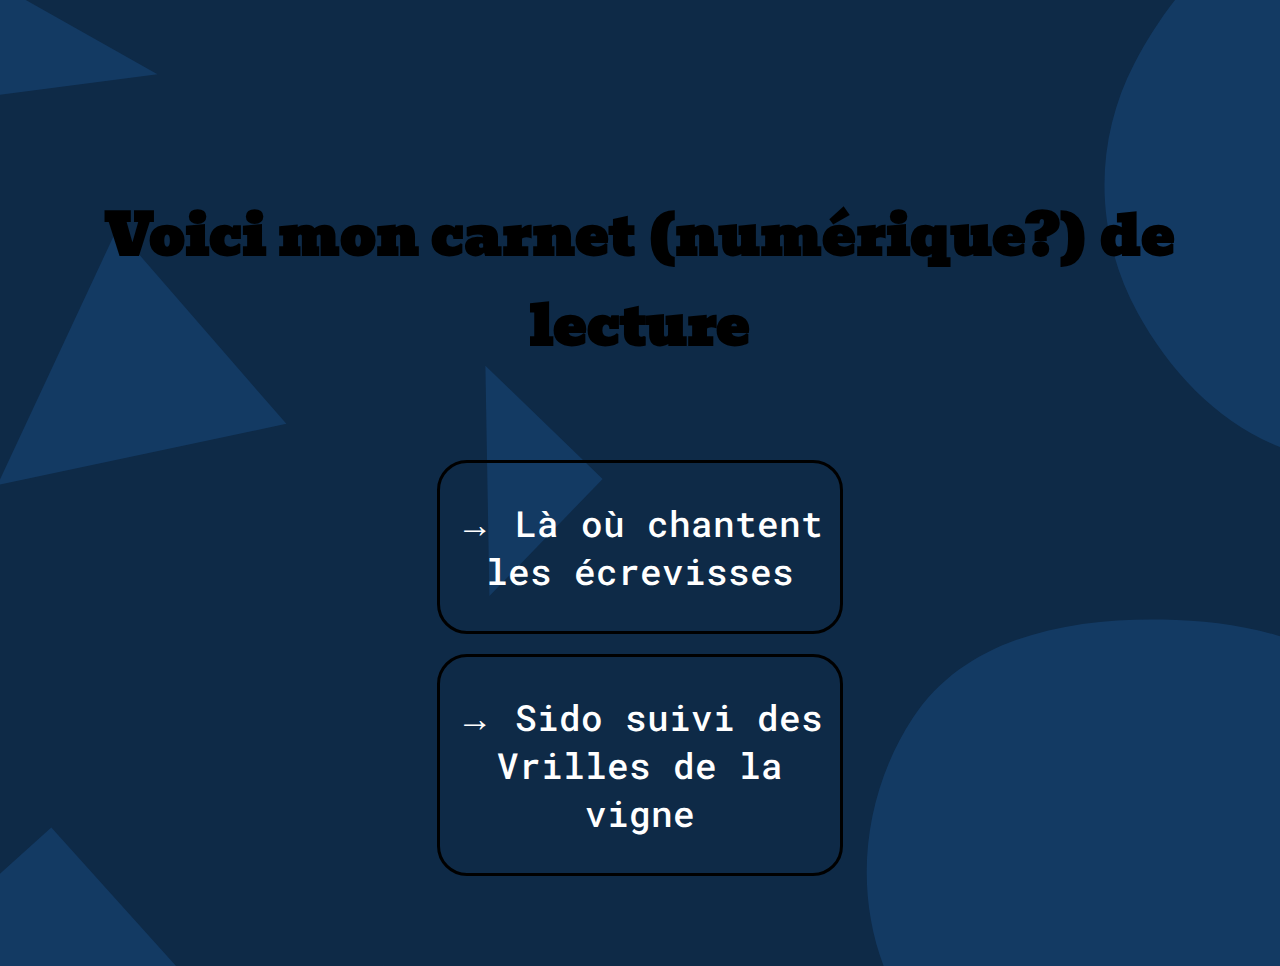
<file: index.html>
<!DOCTYPE html>
<html lang="fr">
<head>
    <meta charset="UTF-8">
    <meta name="viewport" content="width=device-width, initial-scale=1.0">
    <link rel="stylesheet" href="./style.css">
    <link rel="shortcut icon" href="./assets/livre.webp">
    <title>Carnet de lecture N.2 - Evan Appaganou</title>
</head>
<body>
    <div class="acceuil">
        <h1 class="titre">Voici mon carnet (numérique?) de lecture</h1>
        <div class="boutons">
            <a href="./cde/cde.html" class="bouton">
                <p class="texte-bouton">→ Là où chantent les écrevisses</p>
            </a>
            <a href="./sido/sido.html" class="bouton">
                <p class="texte-bouton">→ Sido suivi des Vrilles de la vigne</p>
            </a>
        </div>
    </div>
</body>
</html>
</file>
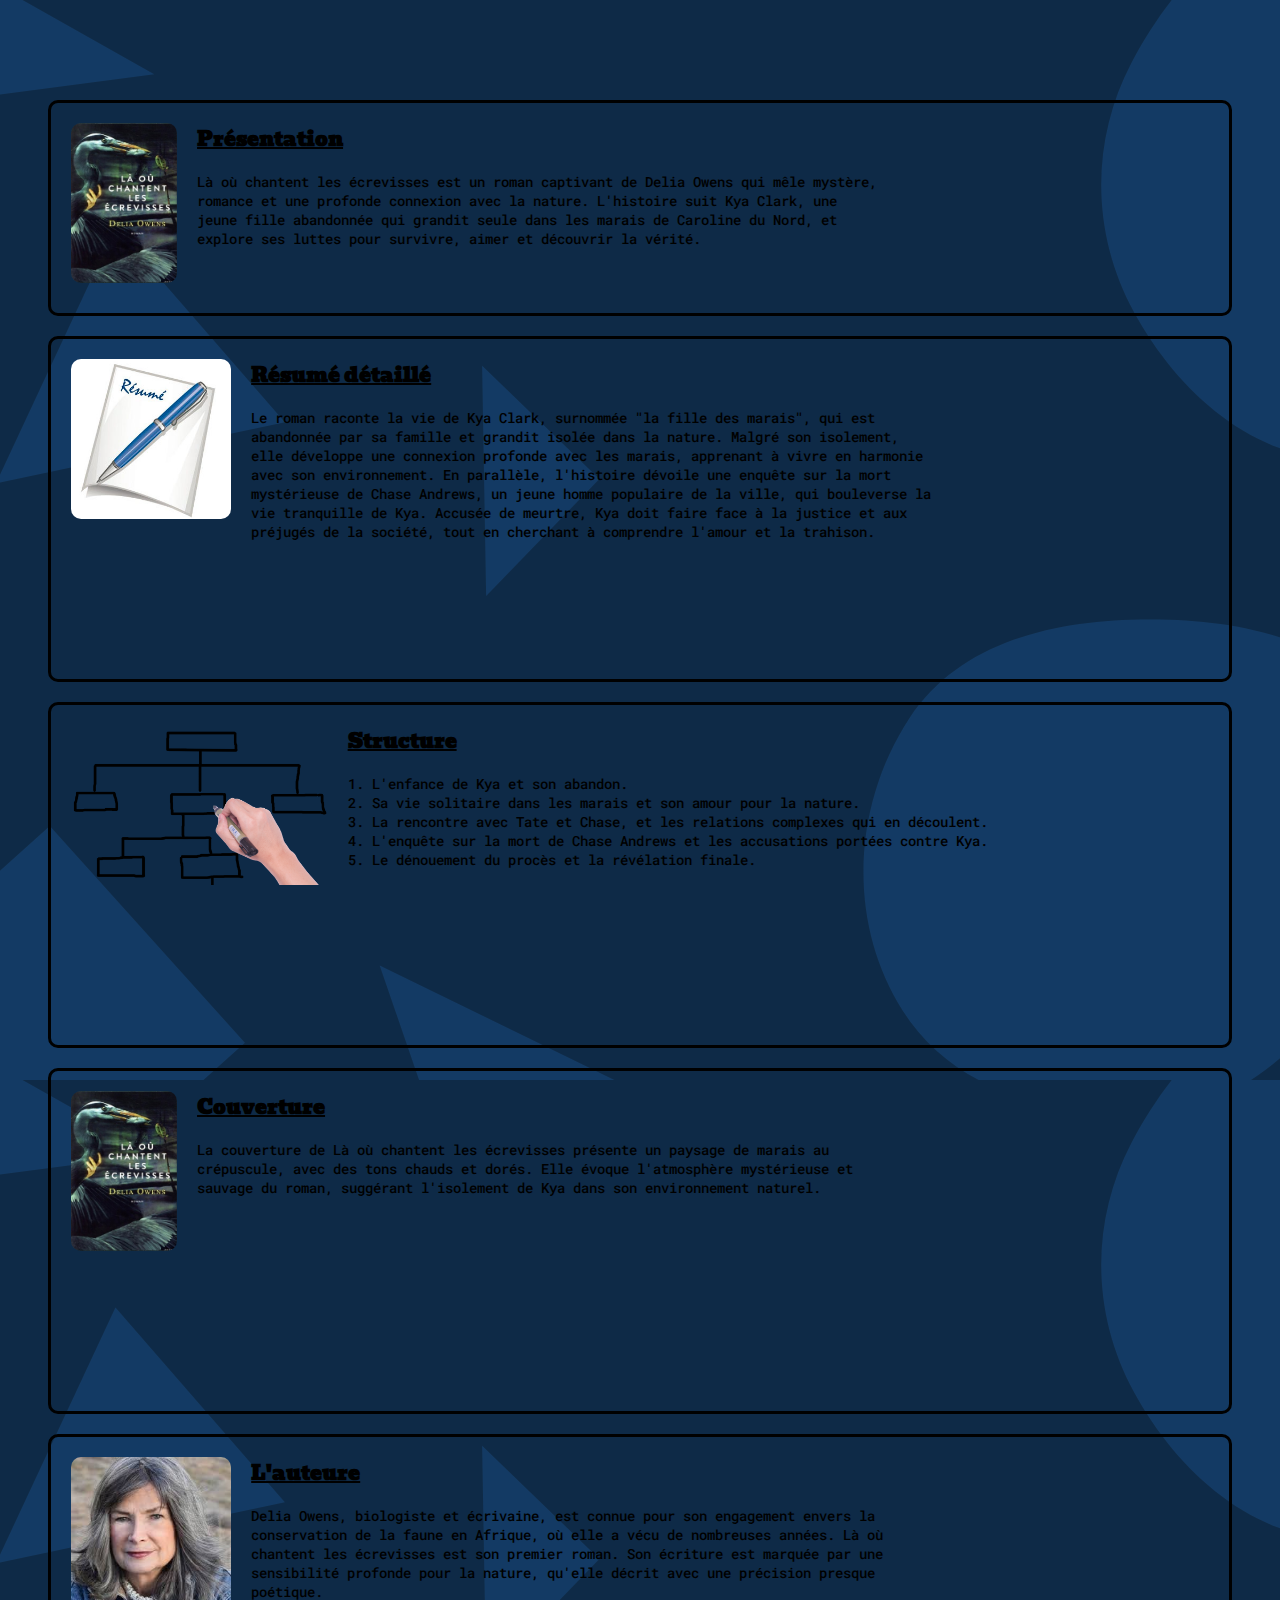
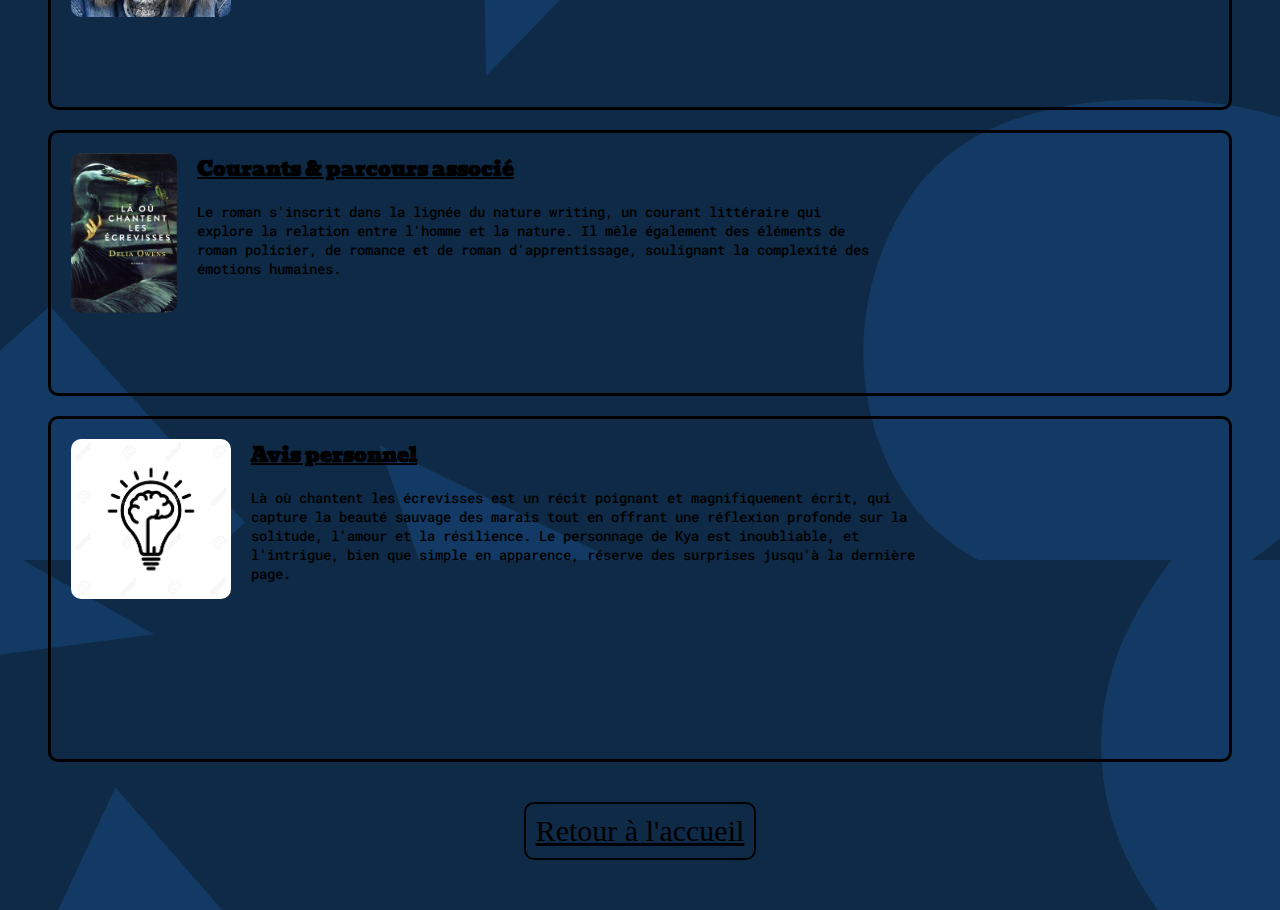
<file: cde/cde.html>
<!DOCTYPE html>
<html lang="fr">
<head>
    <meta charset="UTF-8">
    <meta name="viewport" content="width=device-width, initial-scale=1.0">
    <link rel="stylesheet" href="./cde.css">
    <link rel="shortcut icon" href="../assets/livre.webp">
    <title>Là où chantent les écrevisses</title>
</head>
<body>
    <div class="rectangle">
        <img src="../assets/la_ou_chantent_les_ecrevisses-5003846-264-432.jpg" alt="locle" class="images">
        <div class="info">
            <h2>Présentation</h2>
            <p>Là où chantent les écrevisses est un roman captivant de Delia Owens qui mêle mystère, romance et une profonde connexion avec la nature. L'histoire suit Kya Clark, une jeune fille abandonnée qui grandit seule dans les marais de Caroline du Nord, et explore ses luttes pour survivre, aimer et découvrir la vérité.
            </p>
        </div>
    </div>

    <div class="rectangle" id="resume">
        <img src="../assets/resume.jpg" alt="Résumé" class="images">
        <div class="info">
            <h2>Résumé détaillé</h2>
            <p>Le roman raconte la vie de Kya Clark, surnommée "la fille des marais", qui est abandonnée par sa famille et grandit isolée dans la nature. Malgré son isolement, elle développe une connexion profonde avec les marais, apprenant à vivre en harmonie avec son environnement. En parallèle, l'histoire dévoile une enquête sur la mort mystérieuse de Chase Andrews, un jeune homme populaire de la ville, qui bouleverse la vie tranquille de Kya. Accusée de meurtre, Kya doit faire face à la justice et aux préjugés de la société, tout en cherchant à comprendre l'amour et la trahison.
            </p>
        </div>
    </div>

    <div class="rectangle" id="structure">
        <img src="../assets/sitemap-2488235_1920.png" alt="structure" class="images">
        <div class="info">
            <h2>Structure</h2>
            <p>1. L'enfance de Kya et son abandon. <br>
                2. Sa vie solitaire dans les marais et son amour pour la nature. <br>
                3. La rencontre avec Tate et Chase, et les relations complexes qui en découlent. <br>
                4. L'enquête sur la mort de Chase Andrews et les accusations portées contre Kya. <br>
                5. Le dénouement du procès et la révélation finale.
            </p>
        </div>
    </div>

    <div class="rectangle" id="couv">
        <img src="../assets/la_ou_chantent_les_ecrevisses-5003846-264-432.jpg" alt="Couverture" class="images">
        <div class="info">
            <h2>Couverture</h2>
            <p>La couverture de Là où chantent les écrevisses présente un paysage de marais au crépuscule, avec des tons chauds et dorés. Elle évoque l'atmosphère mystérieuse et sauvage du roman, suggérant l'isolement de Kya dans son environnement naturel.
            </p>
        </div>
    </div>

    <div class="rectangle" id="bio">
        <img src="../assets/téléchargé.jfif" alt="Olympe De Gouges" class="images">
        <div class="info">
            <h2>L'auteure</h2>
            <p>Delia Owens, biologiste et écrivaine, est connue pour son engagement envers la conservation de la faune en Afrique, où elle a vécu de nombreuses années. Là où chantent les écrevisses est son premier roman. Son écriture est marquée par une sensibilité profonde pour la nature, qu'elle décrit avec une précision presque poétique.
            </p>
        </div>
    </div>

    <div class="rectangle" id="courant">
        <img src="../assets/la_ou_chantent_les_ecrevisses-5003846-264-432.jpg" alt="philosophie des lumières" class="images">
        <div class="info">
            <h2>Courants & parcours associé</h2>
            <p>Le roman s'inscrit dans la lignée du nature writing, un courant littéraire qui explore la relation entre l'homme et la nature. Il mêle également des éléments de roman policier, de romance et de roman d'apprentissage, soulignant la complexité des émotions humaines.
            </p>
        </div>
    </div>

    <div class="rectangle" id="avis">
        <img src="../assets/130470321-icône-pour-l-état-d-esprit-la-mentalité.jpg" alt="Avis" class="images">
        <div class="info">
            <h2>Avis personnel</h2>
            <p>Là où chantent les écrevisses est un récit poignant et magnifiquement écrit, qui capture la beauté sauvage des marais tout en offrant une réflexion profonde sur la solitude, l'amour et la résilience. Le personnage de Kya est inoubliable, et l'intrigue, bien que simple en apparence, réserve des surprises jusqu'à la dernière page.
            </p>
        </div>
    </div>

    <div class="retour-accueil">
        <a href="../index.html" class="texte-retour">Retour à l'accueil</a>
    </div>

    </body>
</html>
</file>
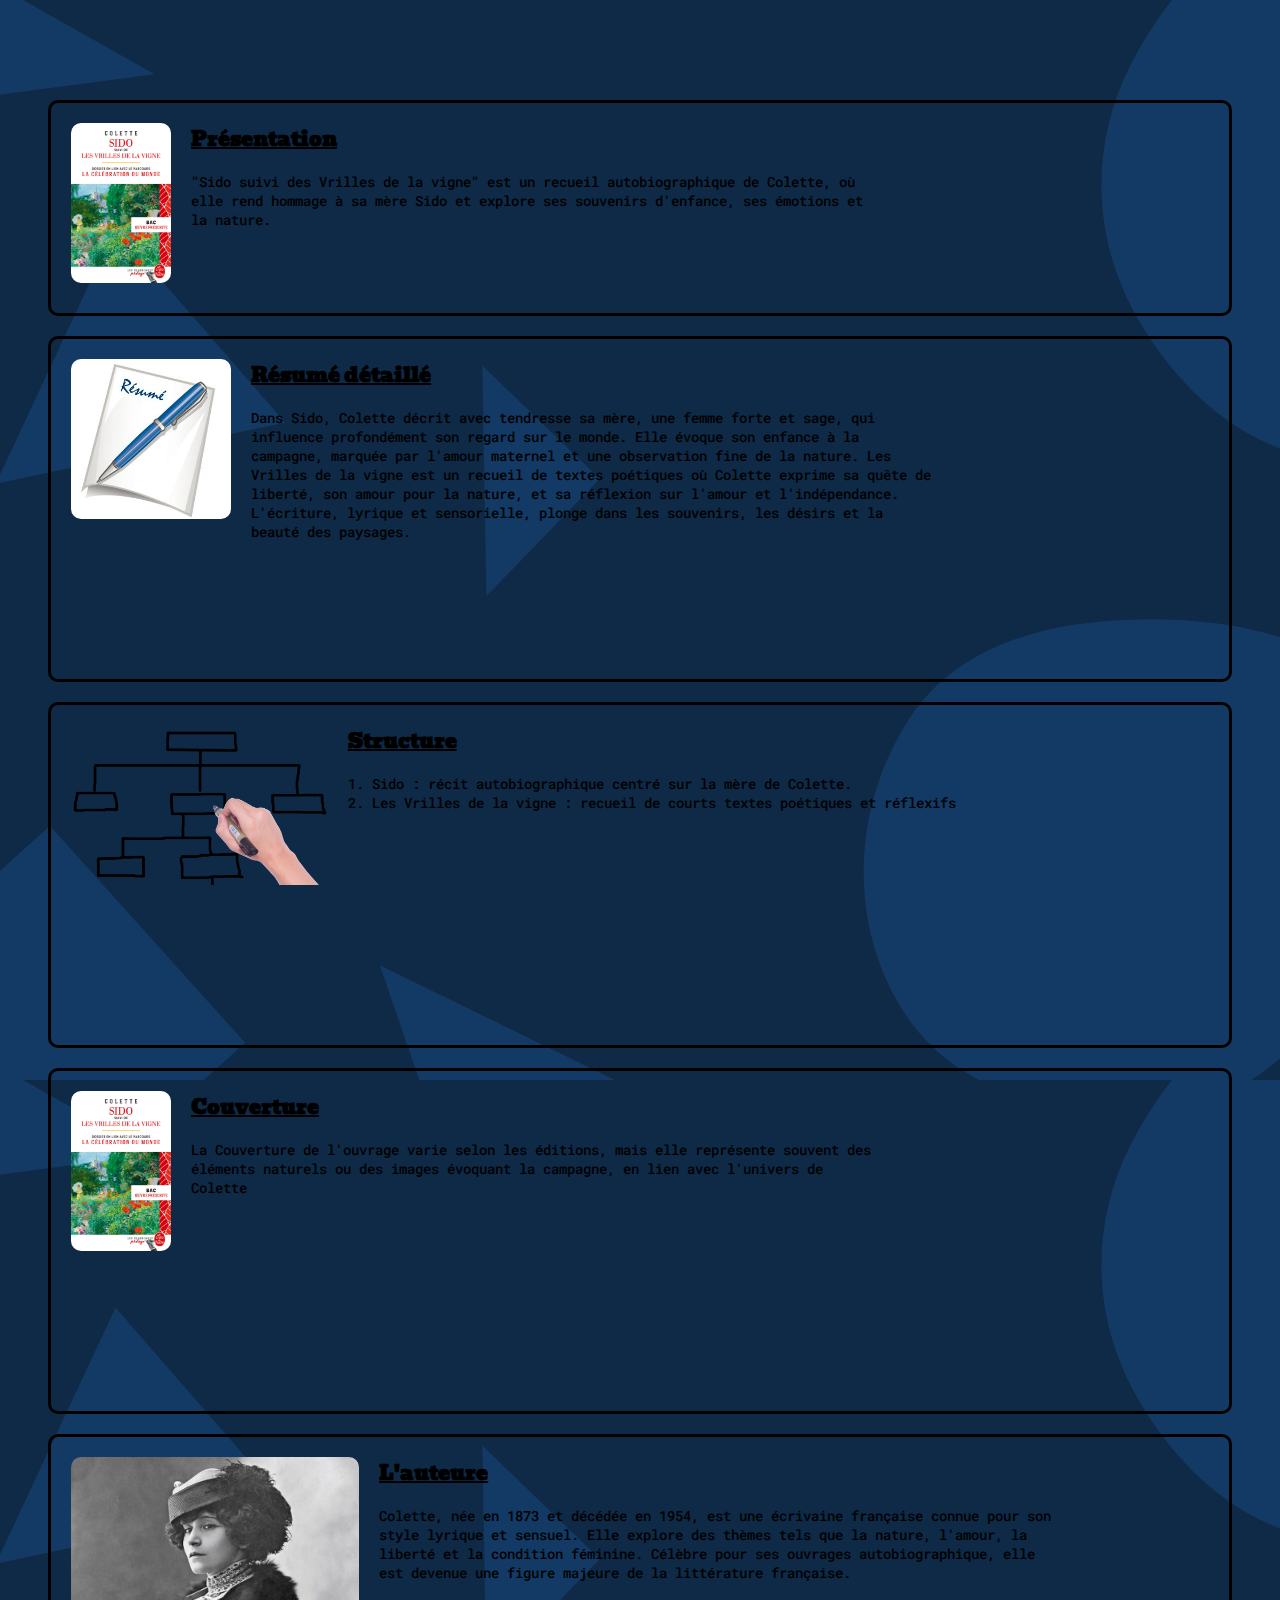
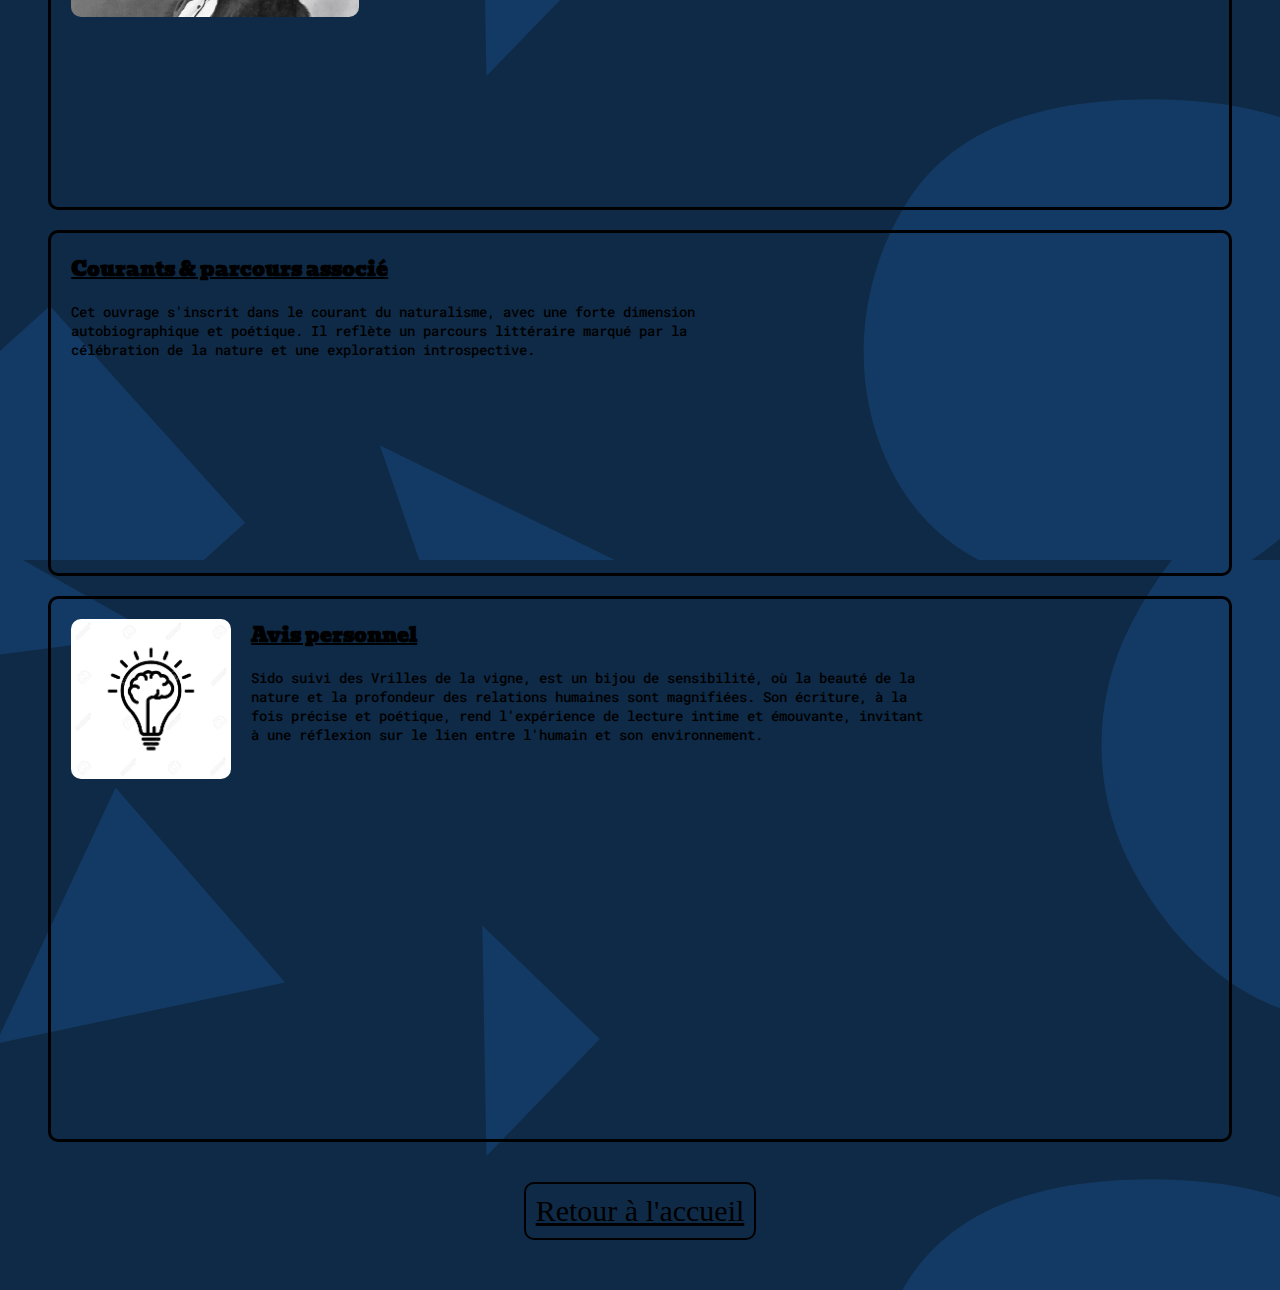
<file: sido/sido.html>
<!DOCTYPE html>
<html lang="fr">
<head>
    <meta charset="UTF-8">
    <meta name="viewport" content="width=device-width, initial-scale=1.0">
    <link rel="stylesheet" href="./sido.css">
    <link rel="shortcut icon" href="../assets/livre.webp">
    <title>Sido suivi des Vrilles de la vigne</title>
</head>
<body>
    <div class="rectangle">
        <img src="../assets/9782253104407-001-T.jpeg" alt="Sido" class="images">
        <div class="info">
            <h2>Présentation</h2>
            <p>"Sido suivi des Vrilles de la vigne" est un recueil autobiographique de Colette, où elle rend hommage à sa mère Sido et explore ses souvenirs d'enfance, ses émotions et la nature.
            </p>
        </div>
    </div>

    <div class="rectangle" id="resume">
        <img src="../assets/resume.jpg" alt="Résumé" class="images">
        <div class="info">
            <h2>Résumé détaillé</h2>
            <p>Dans Sido, Colette décrit avec tendresse sa mère, une femme forte et sage, qui influence profondément son regard sur le monde. Elle évoque son enfance à la campagne, marquée par l'amour maternel et une observation fine de la nature. Les Vrilles de la vigne est un recueil de textes poétiques où Colette 
                exprime sa quête de liberté, son amour pour la nature, et sa réflexion sur l'amour et l'indépendance. L'écriture, lyrique et sensorielle, plonge dans les souvenirs, les désirs et la beauté des paysages.
            </p>
        </div>
    </div>

    <div class="rectangle" id="structure">
        <img src="../assets/sitemap-2488235_1920.png" alt="structure" class="images">
        <div class="info">
            <h2>Structure</h2>
            <p>1. Sido : récit autobiographique centré sur la mère de Colette. <br>
                2. Les Vrilles de la vigne : recueil de courts textes poétiques et réflexifs
            </p>
        </div>
    </div>

    <div class="rectangle" id="couv">
        <img src="../assets/9782253104407-001-T.jpeg" alt="Couverture" class="images">
        <div class="info">
            <h2>Couverture</h2>
            <p>La Couverture de l'ouvrage varie selon les éditions, mais elle représente souvent des éléments naturels ou des images évoquant la campagne, en lien avec l'univers de Colette 
            </p>
        </div>
    </div>

    <div class="rectangle" id="bio">
        <img src="../assets/colette-photo-henri-manuel_2b1950b9ee.jpg" alt="Olympe De Gouges" class="images">
        <div class="info">
            <h2>L'auteure</h2>
            <p>Colette, née en 1873 et décédée en 1954, est une écrivaine française connue pour son style lyrique et sensuel. Elle explore des thèmes tels que la nature, l'amour, la liberté et la condition féminine.
                Célèbre pour ses ouvrages autobiographique, elle est devenue une figure majeure de la littérature française.
            </p>
        </div>
    </div>

    <div class="rectangle" id="courant">
        <div class="info">
            <h2>Courants & parcours associé</h2>
            <p>Cet ouvrage s'inscrit dans le courant du naturalisme, avec une forte dimension autobiographique et poétique. Il reflète un parcours littéraire marqué par la célébration de la nature et une exploration introspective. 
            </p>
        </div>
    </div>

    <div class="rectangle" id="avis">
        <img src="../assets/130470321-icône-pour-l-état-d-esprit-la-mentalité.jpg" alt="Avis" class="images">
        <div class="info">
            <h2>Avis personnel</h2>
            <p>Sido suivi des Vrilles de la vigne, est un bijou de sensibilité, où la beauté de la nature et la profondeur des relations humaines sont magnifiées. Son écriture, à la fois précise et poétique, rend l'expérience de lecture intime
                et émouvante, invitant à une réflexion sur le lien entre l'humain et son environnement.
            </p>
        </div>
    </div>

    <div class="retour-accueil">
        <a href="../index.html" class="texte-retour">Retour à l'accueil</a>
    </div>

    </body>
</html>
</file>
<file: style.css>
@font-face {
    font-family: bevan;
    src: url(/assets/Bevan-Regular.ttf);
}

@font-face {
    font-family: robotomono;
    src: url(/assets/RobotoMono-Medium.ttf);
}

body{
    background-image: url(./assets/background.svg)
}

.acceuil{
    margin-top: 15%;
}

.titre{
    font-family: bevan;
    text-align: center;
    margin-top: 5%;
    font-size: 56px;
    position: relative;

}

.titre::before,
.titre::after {
    content: '';
    position: absolute;
    width: 0;
    height: 3px;
    background-color: white;
    bottom: -3px;
    transition: width 0.3s ease;
}

.titre::before {
    left: 12%;
}

.titre::after {
    right: 12%;
}

.titre:hover::before,
.titre:hover::after {
    width: 50%;
}

.boutons {
    display: flex;
    align-items: center; 
    flex-direction: column;
}

.titre,
.boutons{
    margin: 80px 0;
}

.bouton,
.bouton2 {
    text-align: center;
    margin: 10px 0;
    text-decoration: none;
    border: 3px solid  #000;
    border-radius: 30px;
    width: 400px;
}

.texte-bouton{
    font-family: robotomono;
    font-size: 36px;
    color: white;
}

.bouton,
.bouton2{
    transition: background-color 0.6s ease, transform 0.3s ease;
}

.bouton:hover,
.bouton2:hover {
    background-color: #84838363;
    transform: scale(1.05);
}


@media screen and (max-width: 500px){
    .bouton,
    .bouton2{
        width: 350px;
    }
}

@media screen and (max-width: 540px){
    .titre{
        font-size: 48px;
    }
    .texte-bouton{
        font-size: 32px;
    }
}

@media screen and (max-width: 480px){
    .titre{
        font-size: 38px;
    }
    .bouton,
    .bouton2{
        width: 300px;
    }
    .texte-bouton{
        font-size: 28px;
    }
}

@media screen and (max-width: 360px){
    .titre{
        font-size: 28px;
    }
    .bouton,
    .bouton2{
        width: 250px;
    }
    .texte-bouton{
        font-size: 24px;
    }
}
</file>
<file: cde/cde.css>
@font-face {
    font-family: bevan;
    src: url(/assets/Bevan-Regular.ttf);
}

@font-face {
    font-family: robotomono;
    src: url(/assets/RobotoMono-Medium.ttf);
}

body {
    background-image: url(../assets/background.svg);
}

.images{
    height: 280px;
}

.rectangle {
    top: 80px;
    height: 350px;
    width: 90%;
    margin: 20px auto;
    border: 3px solid black;
    border-radius: 10px;
    padding: 20px;
    position: relative;
}

.rectangle img {
    float: left;
    margin-right: 20px;
    border-radius: 10px;
}

.rectangle .info {
    float: left;
    width: 60%;
}

.rectangle h2 {
    font-family: bevan, sans-serif;
    font-size: 28px;
    margin-top: 0;
    text-decoration:  underline;
}

.rectangle p {
    font-family: robotomono, sans-serif;
    font-size: 24px;
}

.lien{
    color: rgb(161, 161, 161);
    font-size: 12px;
}

.lien-vers-frise2{
    color: rgb(30, 30, 30);
}

.retour-accueil{
    display: flex;
    justify-content: center;
    position: relative;
    bottom: -100px;
    padding-bottom: 50px;
}

.texte-retour{
    color: black;
    font-size: 30px;
    border: 2px solid black;
    padding: 10px;
    border-radius: 10px;
}

#resume{
    height: 500px;
}

#structure{
    height: 350px;
}

#couv{
    height: 300px;
}

#bio{
    height: 230px;
}

#courant{
    height: 220px;
}

#avis{
    height: 300px;
}

@media screen and (max-width: 1970px){
    .images{
        height: 220px;
    }
    .rectangle{
        height: 230px;
    }
    #resume{
        height: 580px;
    }
    #structure{
        height: 580px;
    }
}

@media screen and (max-width: 1670px){
    .images{
        height: 180px;
    }
    .rectangle{
        height: 190px;
    }
    .rectangle h2{
        font-size: 24px;
    }
    .rectangle p{
        font-size: 18px;
    }
    #resume{
        height: 360px;
    }
    #structure{
        height: 360px;
    }
}

@media screen and (max-width: 1560px){
    #resume{
        height: 380px;
    }
    #structure{
        height: 380px;
    }
}

@media screen and (max-width: 1450px){
    #resume{
        height: 410px;
    }
    #structure{
        height: 410px;
    }
}

@media screen and (max-width: 1400px){
    .images{
        height: 160px;
    }
    .rectangle{
        height: 170px;
    }
    .rectangle h2{
        font-size: 20px;
    }
    .rectangle p{
        font-size: 14px;
    }
    #resume{
        height: 300px;
    }
    #structure{
        height: 300px;
    }
}

@media screen and (max-width: 1260px){
    .images{
        height: 140px;
    }
    .rectangle{
        height: 150px;
    }
    .rectangle h2{
        font-size: 20px;
    }
    .rectangle p{
        font-size: 14px;
    }
}

@media screen and (max-width: 1130px){
    #resume{
        height: 330px;
    }
    #structure{
        height: 330px;
    }
}

@media screen and (max-width: 980px){
    .images{
        height: 120px;
    }
    .rectangle{
        height: 130px;
    }
    .rectangle h2{
        font-size: 20px;
    }
    .rectangle p{
        font-size: 14px;
    }
    #resume{
        height: 390px;
    }
    #structure{
        height: 390px;
    }
}

@media screen and (max-width: 850px){
    .images{
        height: 100px;
    }
    .rectangle{
        height: 110px;
    }
    .rectangle h2{
        font-size: 18px;
    }
    .rectangle p{
        font-size: 12px;
    }
    
}

@media screen and (max-width: 750px){
    .images{
        height: 80px;
    }
    .rectangle{
        height: 90px;
    }
    .rectangle h2{
        font-size: 16px;
    }
    .rectangle p{
        font-size: 10px;
    }
}

@media screen and (max-width: 590px){
    .images{
        height: 60px;
    }
    .rectangle{
        height: 70px;
    }
    .rectangle h2{
        font-size: 14px;
    }
    .rectangle p{
        font-size: 8px;
    }
}
</file>
<file: sido/sido.css>
@font-face {
    font-family: bevan;
    src: url(/assets/Bevan-Regular.ttf);
}

@font-face {
    font-family: robotomono;
    src: url(/assets/RobotoMono-Medium.ttf);
}

body {
    background-image: url(../assets/background.svg);
}

.images{
    height: 280px;
}

.rectangle {
    top: 80px;
    height: 350px;
    width: 90%;
    margin: 20px auto;
    border: 3px solid black;
    border-radius: 10px;
    padding: 20px;
    position: relative;
}

.rectangle img {
    float: left;
    margin-right: 20px;
    border-radius: 10px;
}

.rectangle .info {
    float: left;
    width: 60%;
}

.rectangle h2 {
    font-family: bevan, sans-serif;
    font-size: 28px;
    margin-top: 0;
    text-decoration:  underline;
}

.rectangle p {
    font-family: robotomono, sans-serif;
    font-size: 24px;
}

.lien{
    color: rgb(161, 161, 161);
    font-size: 12px;
}

.lien-vers-frise2{
    color: rgb(30, 30, 30);
}

.retour-accueil{
    display: flex;
    justify-content: center;
    position: relative;
    bottom: -100px;
    padding-bottom: 50px;
}

.texte-retour{
    color: black;
    font-size: 30px;
    border: 2px solid black;
    padding: 10px;
    border-radius: 10px;
}

#resume{
    height: 500px;
}

#structure{
    height: 150px;
}

#couv{
    height: 300px;
}

#bio{
    height: 330px;
}

#courant{
    height: 300px;
}

#avis{
    height: 500px;
}

@media screen and (max-width: 1970px){
    .images{
        height: 220px;
    }
    .rectangle{
        height: 230px;
    }
    #resume{
        height: 580px;
    }
    #structure{
        height: 580px;
    }
}

@media screen and (max-width: 1670px){
    .images{
        height: 180px;
    }
    .rectangle{
        height: 190px;
    }
    .rectangle h2{
        font-size: 24px;
    }
    .rectangle p{
        font-size: 18px;
    }
    #resume{
        height: 360px;
    }
    #structure{
        height: 360px;
    }
}

@media screen and (max-width: 1560px){
    #resume{
        height: 380px;
    }
    #structure{
        height: 380px;
    }
}

@media screen and (max-width: 1450px){
    #resume{
        height: 410px;
    }
    #structure{
        height: 410px;
    }
}

@media screen and (max-width: 1400px){
    .images{
        height: 160px;
    }
    .rectangle{
        height: 170px;
    }
    .rectangle h2{
        font-size: 20px;
    }
    .rectangle p{
        font-size: 14px;
    }
    #resume{
        height: 300px;
    }
    #structure{
        height: 300px;
    }
}

@media screen and (max-width: 1260px){
    .images{
        height: 140px;
    }
    .rectangle{
        height: 150px;
    }
    .rectangle h2{
        font-size: 20px;
    }
    .rectangle p{
        font-size: 14px;
    }
}

@media screen and (max-width: 1130px){
    #resume{
        height: 330px;
    }
    #structure{
        height: 330px;
    }
}

@media screen and (max-width: 980px){
    .images{
        height: 120px;
    }
    .rectangle{
        height: 130px;
    }
    .rectangle h2{
        font-size: 20px;
    }
    .rectangle p{
        font-size: 14px;
    }
    #resume{
        height: 390px;
    }
    #structure{
        height: 390px;
    }
}

@media screen and (max-width: 850px){
    .images{
        height: 100px;
    }
    .rectangle{
        height: 110px;
    }
    .rectangle h2{
        font-size: 18px;
    }
    .rectangle p{
        font-size: 12px;
    }
    
}

@media screen and (max-width: 750px){
    .images{
        height: 80px;
    }
    .rectangle{
        height: 90px;
    }
    .rectangle h2{
        font-size: 16px;
    }
    .rectangle p{
        font-size: 10px;
    }
}

@media screen and (max-width: 590px){
    .images{
        height: 60px;
    }
    .rectangle{
        height: 70px;
    }
    .rectangle h2{
        font-size: 14px;
    }
    .rectangle p{
        font-size: 8px;
    }
}
</file>
